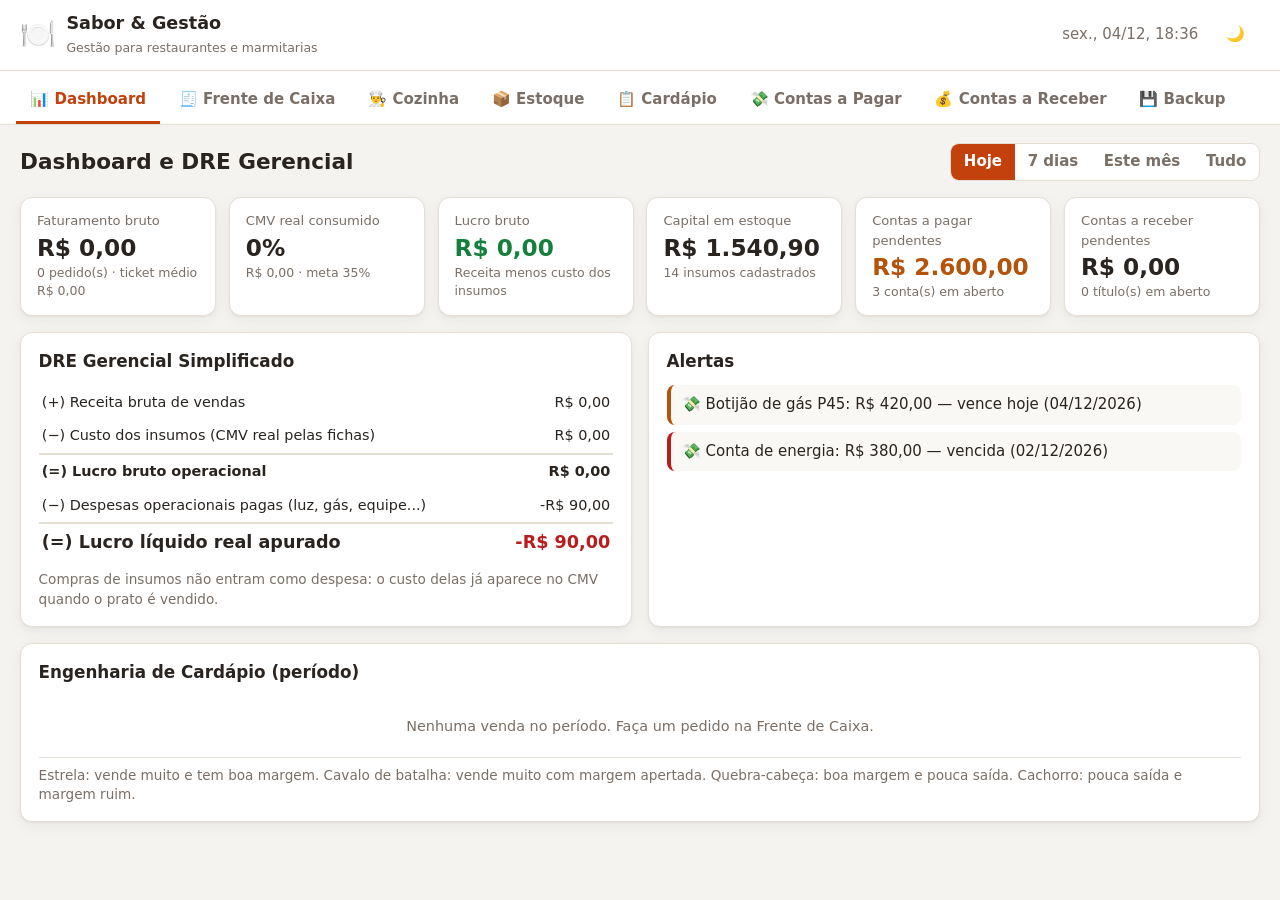
<file: index.html>
<!DOCTYPE html>
<html lang="pt-BR">
<head>
  <meta charset="UTF-8">
  <meta name="viewport" content="width=device-width, initial-scale=1">
  <title>Sabor &amp; Gestão</title>
  <link rel="stylesheet" href="styles.css">
</head>
<body>
  <header class="topbar no-print">
    <div class="brand">
      <span class="brand-logo">🍽️</span>
      <div>
        <strong id="nomeRestaurante">Sabor &amp; Gestão</strong>
        <small>Gestão para restaurantes e marmitarias</small>
      </div>
    </div>
    <div class="topbar-right">
      <span id="relogio" class="clock"></span>
      <button class="btn btn-ghost" id="btnTema" title="Alternar tema claro/escuro">🌙</button>
    </div>
  </header>

  <nav class="tabs no-print" id="tabs">
    <button class="tab active" data-tab="dashboard">📊 Dashboard</button>
    <button class="tab" data-tab="pdv">🧾 Frente de Caixa</button>
    <button class="tab" data-tab="cozinha">👨‍🍳 Cozinha</button>
    <button class="tab" data-tab="estoque">📦 Estoque</button>
    <button class="tab" data-tab="cardapio">📋 Cardápio</button>
    <button class="tab" data-tab="pagar">💸 Contas a Pagar</button>
    <button class="tab" data-tab="receber">💰 Contas a Receber</button>
    <button class="tab" data-tab="backup">💾 Backup</button>
  </nav>

  <main class="no-print">
    <!-- 1. DASHBOARD / DRE -->
    <section class="panel active" id="tab-dashboard">
      <div class="section-head">
        <h2>Dashboard e DRE Gerencial</h2>
        <div class="seg" id="filtroPeriodo">
          <button data-p="hoje" class="active">Hoje</button>
          <button data-p="7d">7 dias</button>
          <button data-p="mes">Este mês</button>
          <button data-p="tudo">Tudo</button>
        </div>
      </div>
      <div class="kpis" id="kpis"></div>
      <div class="grid-2">
        <div class="card">
          <h3>DRE Gerencial Simplificado</h3>
          <table class="dre" id="dre"></table>
          <p class="hint">Compras de insumos não entram como despesa: o custo delas já aparece no CMV quando o prato é vendido.</p>
        </div>
        <div class="card">
          <h3>Alertas</h3>
          <ul class="alerts" id="alertas"></ul>
        </div>
      </div>
      <div class="card">
        <h3>Engenharia de Cardápio (período)</h3>
        <div class="table-wrap"><table id="tabEngenharia"></table></div>
        <p class="hint">Estrela: vende muito e tem boa margem. Cavalo de batalha: vende muito com margem apertada. Quebra-cabeça: boa margem e pouca saída. Cachorro: pouca saída e margem ruim.</p>
      </div>
    </section>

    <!-- 2. PDV -->
    <section class="panel" id="tab-pdv">
      <div class="pdv">
        <div class="pdv-menu">
          <div class="pdv-filters">
            <input type="search" id="buscaPdv" placeholder="🔎 Buscar prato ou bebida...">
            <div class="chips" id="chipsCategorias"></div>
          </div>
          <div class="menu-grid" id="menuGrid"></div>
        </div>
        <aside class="pdv-cart card">
          <h3>Pedido atual</h3>
          <div class="seg seg-full" id="canalVenda">
            <button data-c="Balcão" class="active">🥡 Balcão</button>
            <button data-c="Mesa">🍽️ Mesa</button>
            <button data-c="Delivery">🛵 Delivery</button>
          </div>
          <div id="camposCanal" class="form-grid"></div>
          <ul class="cart" id="carrinho"></ul>
          <div class="totais" id="totais"></div>
          <label class="lbl">Forma de pagamento</label>
          <div class="pay-grid" id="formasPagamento">
            <button data-f="PIX" class="active">PIX</button>
            <button data-f="Dinheiro">Dinheiro</button>
            <button data-f="Débito">Débito</button>
            <button data-f="Crédito">Crédito</button>
            <button data-f="Fiado">Fiado</button>
          </div>
          <div id="camposPagamento" class="form-grid"></div>
          <div class="cart-actions">
            <button class="btn btn-ghost" id="btnLimpar">Limpar</button>
            <button class="btn btn-primary btn-lg" id="btnFinalizar">Finalizar pedido</button>
          </div>
        </aside>
      </div>
    </section>

    <!-- 3. COZINHA / KDS -->
    <section class="panel" id="tab-cozinha">
      <div class="section-head">
        <h2>Cozinha (KDS)</h2>
        <span class="hint">Atualiza sozinho a cada 30 segundos. Pedidos com mais de 25 min ficam em vermelho.</span>
      </div>
      <div class="kanban">
        <div class="col"><h3>🕒 Novos pedidos <span class="count" id="cNovo"></span></h3><div id="kNovo"></div></div>
        <div class="col"><h3>🔥 Em preparo <span class="count" id="cPreparo"></span></h3><div id="kPreparo"></div></div>
        <div class="col"><h3>🍽️ Prontos <span class="count" id="cPronto"></span></h3><div id="kPronto"></div></div>
      </div>
      <div class="card">
        <h3>Histórico de pedidos</h3>
        <div class="table-wrap"><table id="tabHistorico"></table></div>
      </div>
    </section>

    <!-- 4. ESTOQUE -->
    <section class="panel" id="tab-estoque">
      <div class="section-head">
        <h2>Estoque e Insumos</h2>
        <div class="btn-row">
          <button class="btn" id="btnListaCompras">🛒 Lista de compras</button>
          <button class="btn btn-primary" id="btnNovoInsumo">+ Novo insumo</button>
        </div>
      </div>
      <div class="card">
        <div class="table-wrap"><table id="tabInsumos"></table></div>
      </div>
      <div class="card">
        <div class="section-head">
          <h3>Kardex (movimentações)</h3>
          <select id="filtroKardex">
            <option value="">Todas</option>
            <option value="entrada">Entradas (compras)</option>
            <option value="venda">Saídas por venda</option>
            <option value="perda">Saídas manuais / perdas</option>
          </select>
        </div>
        <div class="table-wrap"><table id="tabKardex"></table></div>
      </div>
    </section>

    <!-- 5. CARDÁPIO -->
    <section class="panel" id="tab-cardapio">
      <div class="section-head">
        <h2>Cardápio e Ficha Técnica</h2>
        <div class="btn-row">
          <label class="inline">Meta de CMV <input type="number" id="metaCmv" min="1" max="100" step="1"> %</label>
          <button class="btn btn-primary" id="btnNovoPrato">+ Novo item</button>
        </div>
      </div>
      <div class="card">
        <div class="table-wrap"><table id="tabCardapio"></table></div>
      </div>
    </section>

    <!-- 6. CONTAS A PAGAR -->
    <section class="panel" id="tab-pagar">
      <div class="section-head">
        <h2>Contas a Pagar</h2>
        <div class="btn-row">
          <select id="filtroPagar">
            <option value="abertas">Em aberto</option>
            <option value="pagas">Pagas</option>
            <option value="todas">Todas</option>
          </select>
          <button class="btn btn-primary" id="btnNovaConta">+ Nova conta</button>
        </div>
      </div>
      <div class="kpis kpis-sm" id="resumoPagar"></div>
      <div class="card"><div class="table-wrap"><table id="tabPagar"></table></div></div>
    </section>

    <!-- 7. CONTAS A RECEBER -->
    <section class="panel" id="tab-receber">
      <div class="section-head">
        <h2>Contas a Receber e Caderneta de Fiado</h2>
        <div class="btn-row">
          <select id="filtroReceber">
            <option value="abertas">Em aberto</option>
            <option value="quitadas">Quitadas</option>
            <option value="todas">Todas</option>
          </select>
          <button class="btn btn-primary" id="btnNovoTitulo">+ Novo lançamento</button>
        </div>
      </div>
      <div class="grid-2">
        <div class="card">
          <h3>Saldo devedor por cliente</h3>
          <div class="table-wrap"><table id="tabSaldos"></table></div>
        </div>
        <div class="card">
          <h3>Recebíveis de cartão de crédito</h3>
          <div class="table-wrap"><table id="tabCartao"></table></div>
        </div>
      </div>
      <div class="card"><h3>Títulos</h3><div class="table-wrap"><table id="tabReceber"></table></div></div>
    </section>

    <!-- 8. BACKUP -->
    <section class="panel" id="tab-backup">
      <div class="section-head"><h2>Backup, Segurança e Exportação</h2></div>
      <div class="grid-2">
        <div class="card">
          <h3>Dados do restaurante</h3>
          <div class="form-grid">
            <label>Nome do restaurante<input id="cfgNome"></label>
            <label>Teto de fiado por cliente (R$)<input id="cfgTeto" type="number" min="0" step="10"></label>
            <label>Prazo padrão do fiado (dias)<input id="cfgPrazo" type="number" min="1" step="1"></label>
          </div>
          <button class="btn btn-primary" id="btnSalvarCfg">Salvar</button>
        </div>
        <div class="card">
          <h3>Exportar e salvar</h3>
          <div class="stack">
            <button class="btn" id="btnCsv">📄 Exportar vendas (CSV / Excel)</button>
            <button class="btn" id="btnBackup">💾 Baixar backup completo (JSON)</button>
            <label class="btn">♻️ Restaurar backup (JSON)<input type="file" id="fileRestore" accept=".json,application/json" hidden></label>
          </div>
        </div>
        <div class="card danger-zone">
          <h3>Modo real</h3>
          <p>Apaga as vendas de teste, os títulos gerados por elas e devolve ao estoque o que essas vendas consumiram. Cardápio, insumos e contas a pagar continuam.</p>
          <button class="btn btn-danger" id="btnModoReal">Zerar vendas de teste</button>
        </div>
        <div class="card danger-zone">
          <h3>Restaurar dados de exemplo</h3>
          <p>Apaga tudo e volta ao cardápio e estoque de demonstração.</p>
          <button class="btn btn-danger" id="btnFabrica">Restaurar padrão de fábrica</button>
        </div>
      </div>
      <p class="hint">Todos os dados ficam guardados neste navegador (localStorage). Faça o backup JSON com frequência e guarde no pen drive ou na nuvem.</p>
    </section>
  </main>

  <!-- Modal genérico -->
  <div class="modal-bg no-print" id="modalBg" hidden>
    <div class="modal" role="dialog" aria-modal="true">
      <div class="modal-head"><h3 id="modalTitulo"></h3><button class="btn btn-ghost" data-close>✕</button></div>
      <div class="modal-body" id="modalCorpo"></div>
      <div class="modal-foot" id="modalRodape"></div>
    </div>
  </div>

  <div class="toasts no-print" id="toasts"></div>

  <!-- Área de impressão (cupom térmico 80mm e relatórios) -->
  <div id="printArea"></div>

  <script src="app.js"></script>
</body>
</html>
</file>
<file: styles.css>
/* ===== Sabor & Gestão — design system ===== */
:root {
  --bg: #f5f3ef;
  --surface: #ffffff;
  --surface-2: #faf8f5;
  --border: #e4ded4;
  --text: #2a2420;
  --muted: #7a6f66;
  --primary: #c2410c;
  --primary-ink: #ffffff;
  --primary-soft: #fde8dc;
  --ok: #15803d;
  --ok-soft: #dcfce7;
  --warn: #b45309;
  --warn-soft: #fef3c7;
  --bad: #b91c1c;
  --bad-soft: #fee2e2;
  --info: #1d4ed8;
  --info-soft: #dbeafe;
  --radius: 12px;
  --shadow: 0 1px 2px rgba(0,0,0,.05), 0 4px 14px rgba(0,0,0,.05);
  --font: "Segoe UI", system-ui, -apple-system, Roboto, Arial, sans-serif;
  --mono: "Consolas", "Courier New", monospace;
}
:root[data-theme="dark"] {
  --bg: #16130f;
  --surface: #211d18;
  --surface-2: #2a251f;
  --border: #3a332b;
  --text: #f1ebe4;
  --muted: #a89c90;
  --primary: #f97316;
  --primary-ink: #1a0d04;
  --primary-soft: #3b2212;
  --ok: #4ade80;
  --ok-soft: #12301d;
  --warn: #fbbf24;
  --warn-soft: #33270b;
  --bad: #f87171;
  --bad-soft: #3a1616;
  --info: #93c5fd;
  --info-soft: #142338;
  --shadow: 0 1px 2px rgba(0,0,0,.4);
}

* { box-sizing: border-box; }
html, body { margin: 0; }
body { background: var(--bg); color: var(--text); font-family: var(--font); font-size: 15px; line-height: 1.45; }
h2 { font-size: 1.35rem; margin: 0; }
h3 { font-size: 1.05rem; margin: 0 0 .75rem; }
input, select, textarea, button { font: inherit; color: inherit; }
input, select, textarea {
  background: var(--surface); border: 1px solid var(--border); border-radius: 8px;
  padding: .5rem .65rem; width: 100%; min-width: 0;
}
input:focus, select:focus, textarea:focus { outline: 2px solid var(--primary); outline-offset: -1px; }

/* ---- Topbar & tabs ---- */
.topbar { display: flex; justify-content: space-between; align-items: center; padding: .7rem 1.25rem; background: var(--surface); border-bottom: 1px solid var(--border); }
.brand { display: flex; gap: .65rem; align-items: center; }
.brand-logo { font-size: 1.8rem; }
.brand strong { display: block; font-size: 1.1rem; }
.brand small { color: var(--muted); }
.topbar-right { display: flex; align-items: center; gap: .75rem; }
.clock { color: var(--muted); font-variant-numeric: tabular-nums; }
.tabs { display: flex; gap: .25rem; padding: .5rem 1rem 0; background: var(--surface); border-bottom: 1px solid var(--border); overflow-x: auto; position: sticky; top: 0; z-index: 5; }
.tab { border: 0; background: none; padding: .65rem .9rem; border-bottom: 3px solid transparent; cursor: pointer; white-space: nowrap; color: var(--muted); font-weight: 600; }
.tab:hover { color: var(--text); }
.tab.active { color: var(--primary); border-bottom-color: var(--primary); }

main { padding: 1.1rem 1.25rem 3rem; max-width: 1400px; margin: 0 auto; }
.panel { display: none; }
.panel.active { display: block; }
.section-head { display: flex; justify-content: space-between; align-items: center; gap: 1rem; flex-wrap: wrap; margin-bottom: 1rem; }
.section-head h3 { margin: 0; }
.card { background: var(--surface); border: 1px solid var(--border); border-radius: var(--radius); padding: 1rem 1.1rem; box-shadow: var(--shadow); margin-bottom: 1rem; }
.grid-2 { display: grid; grid-template-columns: repeat(auto-fit, minmax(340px, 1fr)); gap: 1rem; }
.grid-2 > .card { margin-bottom: 0; }
.grid-2 + .card, .grid-2 + .hint { margin-top: 1rem; }
.hint { color: var(--muted); font-size: .85rem; margin: .5rem 0 0; }
.stack { display: flex; flex-direction: column; gap: .5rem; }
.btn-row { display: flex; gap: .5rem; align-items: center; flex-wrap: wrap; }
.inline { display: flex; align-items: center; gap: .4rem; white-space: nowrap; }
.inline input { width: 70px; }

/* ---- Buttons ---- */
.btn { display: inline-flex; align-items: center; justify-content: center; gap: .35rem; border: 1px solid var(--border); background: var(--surface-2); padding: .5rem .9rem; border-radius: 8px; cursor: pointer; font-weight: 600; text-decoration: none; }
.btn:hover { filter: brightness(.97); }
.btn-primary { background: var(--primary); border-color: var(--primary); color: var(--primary-ink); }
.btn-danger { background: var(--bad); border-color: var(--bad); color: #fff; }
.btn-ghost { background: transparent; border-color: transparent; }
.btn-sm { padding: .25rem .55rem; font-size: .82rem; }
.btn-lg { padding: .75rem 1.2rem; font-size: 1.05rem; }
.btn:disabled { opacity: .5; cursor: not-allowed; }

.seg { display: inline-flex; border: 1px solid var(--border); border-radius: 9px; overflow: hidden; background: var(--surface); }
.seg button { border: 0; background: none; padding: .45rem .8rem; cursor: pointer; font-weight: 600; color: var(--muted); }
.seg button.active { background: var(--primary); color: var(--primary-ink); }
.seg-full { display: flex; width: 100%; margin-bottom: .75rem; }
.seg-full button { flex: 1; }

/* ---- KPIs ---- */
.kpis { display: grid; grid-template-columns: repeat(auto-fit, minmax(190px, 1fr)); gap: .8rem; margin-bottom: 1rem; }
.kpi { background: var(--surface); border: 1px solid var(--border); border-radius: var(--radius); padding: .85rem 1rem; box-shadow: var(--shadow); }
.kpi span { color: var(--muted); font-size: .82rem; display: block; }
.kpi strong { font-size: 1.45rem; font-variant-numeric: tabular-nums; }
.kpi small { color: var(--muted); display: block; }
.kpi.ok strong { color: var(--ok); } .kpi.bad strong { color: var(--bad); } .kpi.warn strong { color: var(--warn); }
.kpis-sm .kpi strong { font-size: 1.2rem; }

/* ---- Tables ---- */
.table-wrap { overflow-x: auto; }
table { width: 100%; border-collapse: collapse; font-size: .9rem; }
th, td { text-align: left; padding: .5rem .55rem; border-bottom: 1px solid var(--border); vertical-align: middle; }
th { color: var(--muted); font-weight: 600; font-size: .78rem; text-transform: uppercase; letter-spacing: .03em; }
td.num, th.num { text-align: right; font-variant-numeric: tabular-nums; white-space: nowrap; }
tr.row-bad td { background: var(--bad-soft); }
tr.row-warn td { background: var(--warn-soft); }
.empty { color: var(--muted); text-align: center; padding: 1.25rem; }
.dre td { border: 0; padding: .4rem .2rem; }
.dre tr.total td { border-top: 2px solid var(--border); font-weight: 700; }
.dre tr.final td { font-size: 1.1rem; }

.badge { display: inline-block; padding: .12rem .5rem; border-radius: 999px; font-size: .75rem; font-weight: 700; white-space: nowrap; }
.b-ok { background: var(--ok-soft); color: var(--ok); }
.b-bad { background: var(--bad-soft); color: var(--bad); }
.b-warn { background: var(--warn-soft); color: var(--warn); }
.b-info { background: var(--info-soft); color: var(--info); }
.b-muted { background: var(--surface-2); color: var(--muted); border: 1px solid var(--border); }

.alerts { list-style: none; margin: 0; padding: 0; display: flex; flex-direction: column; gap: .45rem; }
.alerts li { padding: .55rem .7rem; border-radius: 8px; background: var(--surface-2); border-left: 4px solid var(--border); }
.alerts li.bad { border-left-color: var(--bad); }
.alerts li.warn { border-left-color: var(--warn); }
.alerts li.ok { border-left-color: var(--ok); }

/* ---- PDV ---- */
.pdv { display: grid; grid-template-columns: 1fr 380px; gap: 1rem; align-items: start; }
.pdv-filters { display: flex; flex-direction: column; gap: .6rem; margin-bottom: .9rem; }
.chips { display: flex; gap: .4rem; flex-wrap: wrap; }
.chip { border: 1px solid var(--border); background: var(--surface); border-radius: 999px; padding: .35rem .85rem; cursor: pointer; font-weight: 600; font-size: .88rem; }
.chip.active { background: var(--primary); color: var(--primary-ink); border-color: var(--primary); }
.menu-grid { display: grid; grid-template-columns: repeat(auto-fill, minmax(175px, 1fr)); gap: .7rem; }
.item { text-align: left; background: var(--surface); border: 1px solid var(--border); border-radius: var(--radius); padding: .8rem; cursor: pointer; display: flex; flex-direction: column; gap: .3rem; min-height: 120px; box-shadow: var(--shadow); }
.item:hover { border-color: var(--primary); }
.item b { font-size: .95rem; }
.item small { color: var(--muted); font-size: .78rem; flex: 1; }
.item .price { font-weight: 800; color: var(--primary); font-size: 1.05rem; }
.item.sem-estoque { opacity: .55; }
.pdv-cart { position: sticky; top: 60px; margin: 0; }
.cart { list-style: none; padding: 0; margin: .5rem 0; max-height: 34vh; overflow-y: auto; }
.cart li { display: grid; grid-template-columns: 1fr auto auto; gap: .5rem; align-items: center; padding: .45rem 0; border-bottom: 1px dashed var(--border); }
.cart .qty { display: inline-flex; align-items: center; gap: .3rem; }
.cart .qty button { width: 26px; height: 26px; border-radius: 6px; border: 1px solid var(--border); background: var(--surface-2); cursor: pointer; }
.totais { border-top: 1px solid var(--border); padding-top: .5rem; margin-bottom: .6rem; }
.totais div { display: flex; justify-content: space-between; font-variant-numeric: tabular-nums; }
.totais .grand { font-size: 1.35rem; font-weight: 800; }
.lbl { font-size: .8rem; color: var(--muted); font-weight: 600; display: block; margin-bottom: .3rem; }
.pay-grid { display: grid; grid-template-columns: repeat(5, 1fr); gap: .3rem; margin-bottom: .6rem; }
.pay-grid button { border: 1px solid var(--border); background: var(--surface-2); border-radius: 8px; padding: .5rem .2rem; cursor: pointer; font-weight: 600; font-size: .82rem; }
.pay-grid button.active { background: var(--primary); color: var(--primary-ink); border-color: var(--primary); }
.cart-actions { display: grid; grid-template-columns: auto 1fr; gap: .5rem; margin-top: .6rem; }
.form-grid { display: grid; grid-template-columns: repeat(auto-fit, minmax(150px, 1fr)); gap: .55rem; margin-bottom: .6rem; }
.form-grid label, .modal-body label { display: flex; flex-direction: column; gap: .25rem; font-size: .82rem; font-weight: 600; color: var(--muted); }
.form-grid label.check, .modal-body label.check { flex-direction: row; align-items: center; gap: .45rem; color: var(--text); }
.form-grid label.check input, .modal-body label.check input { width: auto; }
.troco { font-weight: 700; color: var(--ok); align-self: end; padding-bottom: .5rem; }

/* ---- Kanban ---- */
.kanban { display: grid; grid-template-columns: repeat(3, 1fr); gap: 1rem; margin-bottom: 1rem; }
.col { background: var(--surface-2); border: 1px solid var(--border); border-radius: var(--radius); padding: .8rem; min-height: 220px; }
.col h3 { display: flex; justify-content: space-between; }
.count { background: var(--surface); border: 1px solid var(--border); border-radius: 999px; padding: 0 .55rem; font-size: .85rem; }
.ticket { background: var(--surface); border: 1px solid var(--border); border-left: 5px solid var(--info); border-radius: 10px; padding: .65rem .75rem; margin-bottom: .6rem; box-shadow: var(--shadow); }
.ticket.late { border-left-color: var(--bad); background: var(--bad-soft); }
.ticket-head { display: flex; justify-content: space-between; font-weight: 700; }
.ticket ul { margin: .35rem 0; padding-left: 1.1rem; }
.ticket .meta { color: var(--muted); font-size: .8rem; }
.ticket .timer { font-variant-numeric: tabular-nums; }
.ticket.late .timer { color: var(--bad); font-weight: 800; }
.ticket .btn-row { margin-top: .4rem; }

/* ---- Ficha técnica (modal) ---- */
.ficha-row { display: grid; grid-template-columns: 1fr 110px 50px 34px; gap: .4rem; align-items: center; margin-bottom: .4rem; }
.ficha-resumo { display: grid; grid-template-columns: repeat(4, 1fr); gap: .5rem; margin-top: .75rem; }
.ficha-resumo div { background: var(--surface-2); border-radius: 8px; padding: .5rem; text-align: center; }
.ficha-resumo span { font-size: .75rem; color: var(--muted); display: block; }

/* ---- Modal & toasts ---- */
.modal-bg { position: fixed; inset: 0; background: rgba(0,0,0,.45); display: flex; align-items: flex-start; justify-content: center; padding: 4vh 1rem; z-index: 50; overflow-y: auto; }
.modal-bg[hidden] { display: none; }
.modal { background: var(--surface); border-radius: 14px; width: min(640px, 100%); box-shadow: 0 20px 60px rgba(0,0,0,.3); }
.modal-head { display: flex; justify-content: space-between; align-items: center; padding: .9rem 1.1rem; border-bottom: 1px solid var(--border); }
.modal-head h3 { margin: 0; }
.modal-body { padding: 1rem 1.1rem; display: flex; flex-direction: column; gap: .65rem; }
.modal-foot { padding: .8rem 1.1rem; border-top: 1px solid var(--border); display: flex; justify-content: flex-end; gap: .5rem; flex-wrap: wrap; }
.modal pre { background: var(--surface-2); padding: .75rem; border-radius: 8px; overflow-x: auto; font-family: var(--mono); font-size: .85rem; }
.toasts { position: fixed; bottom: 1rem; right: 1rem; display: flex; flex-direction: column; gap: .5rem; z-index: 60; }
.toast { background: var(--text); color: var(--bg); padding: .7rem 1rem; border-radius: 10px; box-shadow: var(--shadow); max-width: 360px; animation: in .2s ease-out; }
.toast.bad { background: var(--bad); color: #fff; }
.toast.ok { background: var(--ok); color: #fff; }
@keyframes in { from { transform: translateY(10px); opacity: 0; } }
.danger-zone { border-color: var(--bad-soft); }

/* ---- Impressão: cupom térmico 80mm ---- */
#printArea { display: none; }
.cupom { font-family: var(--mono); font-size: 12px; width: 72mm; white-space: pre; margin: 0; color: #000; }
@media print {
  body { background: #fff; }
  .no-print { display: none !important; }
  #printArea { display: block; }
  @page { margin: 4mm; }
}

/* ---- Responsivo ---- */
@media (max-width: 980px) {
  .pdv { grid-template-columns: 1fr; }
  .pdv-cart { position: static; }
  .kanban { grid-template-columns: 1fr; }
}
@media (max-width: 560px) {
  main { padding: .8rem; }
  .topbar { padding: .6rem .8rem; }
  .brand small, .clock { display: none; }
  .pay-grid { grid-template-columns: repeat(3, 1fr); }
  .ficha-resumo { grid-template-columns: repeat(2, 1fr); }
  .grid-2 { grid-template-columns: 1fr; }
}
</file>
